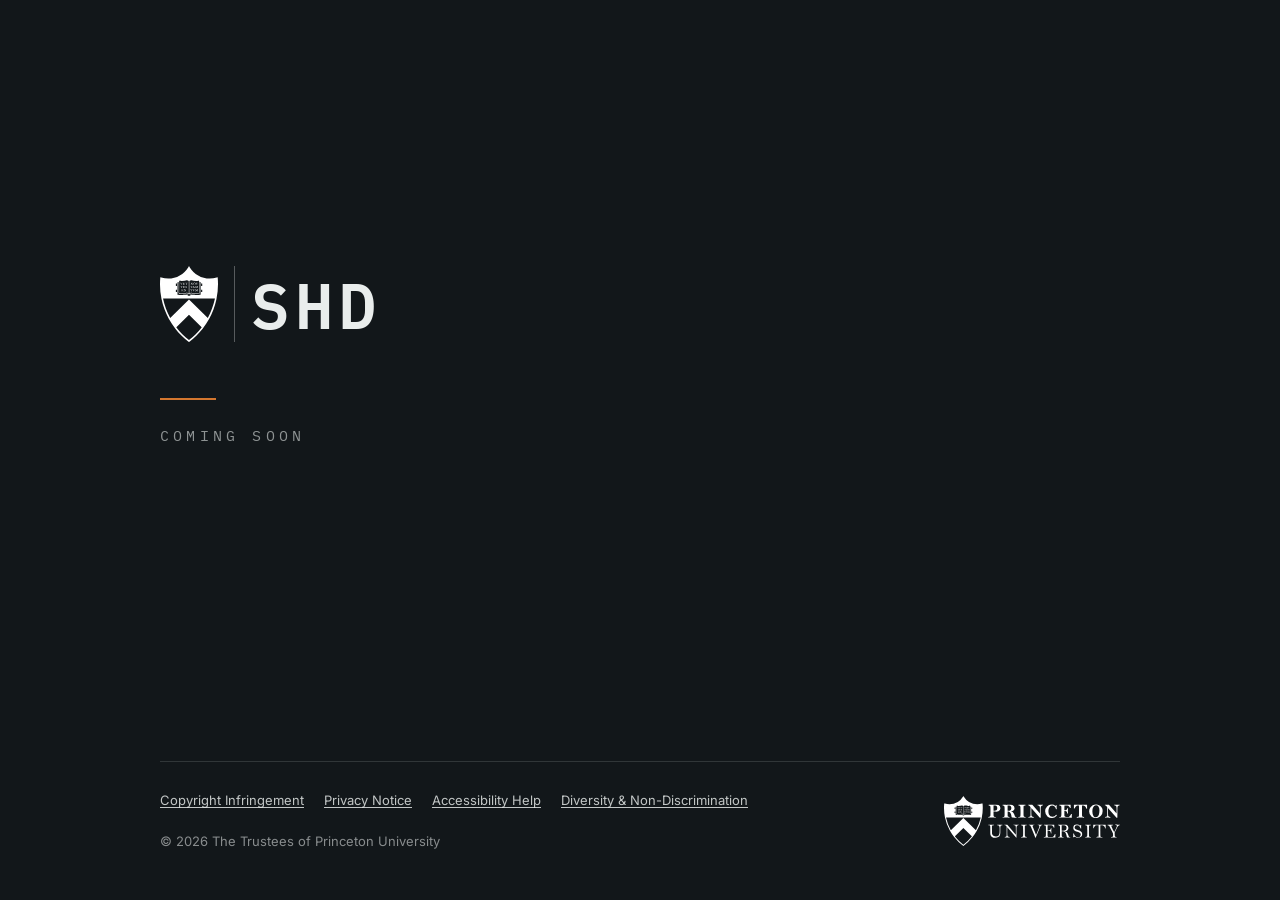
<file: index.html>
<!doctype html>
<html lang="en">
<head>
<meta charset="utf-8">
<meta name="viewport" content="width=device-width, initial-scale=1">
<title>SHD — Coming soon</title>

<!-- A holding page: nothing here is worth indexing. Remove this line when the
     full page (preview.html) is swapped in. -->
<meta name="robots" content="noindex">

<meta property="og:type" content="website">
<meta property="og:title" content="SHD">
<meta property="og:url" content="https://shd.princeton.edu/">

<link rel="icon" href="assets/img/favicon.svg" type="image/svg+xml">
<link rel="icon" href="assets/img/favicon-32.png" sizes="32x32">
<link rel="apple-touch-icon" href="assets/img/apple-touch-icon.png">
<meta name="theme-color" content="#12171a">

<link rel="preconnect" href="https://fonts.googleapis.com">
<link rel="preconnect" href="https://fonts.gstatic.com" crossorigin>
<link rel="stylesheet" href="https://fonts.googleapis.com/css2?family=IBM+Plex+Mono:wght@400;500;600&family=Inter:wght@400;500;600&display=swap">
<link rel="stylesheet" href="assets/css/site.css">
</head>
<body class="holding">

<main class="holding__stage">
  <div class="shell">
    <h1 class="lockup lockup--display">
      <img class="lockup__shield" src="assets/img/pu-shield-white.svg"
           alt="Princeton University" width="40" height="52" decoding="async">
      <span class="lockup__rule" aria-hidden="true"></span>
      <span class="lockup__code">SHD</span>
    </h1>
    <p class="holding__note">Coming soon</p>
  </div>
</main>

<footer class="foot">
  <div class="shell">
    <!-- University policy links, required on Princeton sites. -->
    <div class="subfoot">
      <ul class="subfoot__links">
        <li><a href="https://www.princeton.edu/content/copyright-infringement">Copyright Infringement</a></li>
        <li><a href="https://www.princeton.edu/privacy-notice">Privacy Notice</a></li>
        <li><a href="https://accessibility.princeton.edu/help">Accessibility Help</a></li>
        <li><a href="https://inclusive.princeton.edu/about/our-commitment-equal-opportunity-and-non-discrimination">Diversity &amp; Non-Discrimination</a></li>
      </ul>
      <p class="subfoot__copy">&copy; 2026 The Trustees of Princeton University</p>
      <a class="subfoot__shield" href="https://www.princeton.edu">
        <img src="assets/img/pu-logo-stacked-white.svg" alt="Princeton University" width="263" height="72" loading="lazy" decoding="async">
      </a>
    </div>
  </div>
</footer>

</body>
</html>
</file>
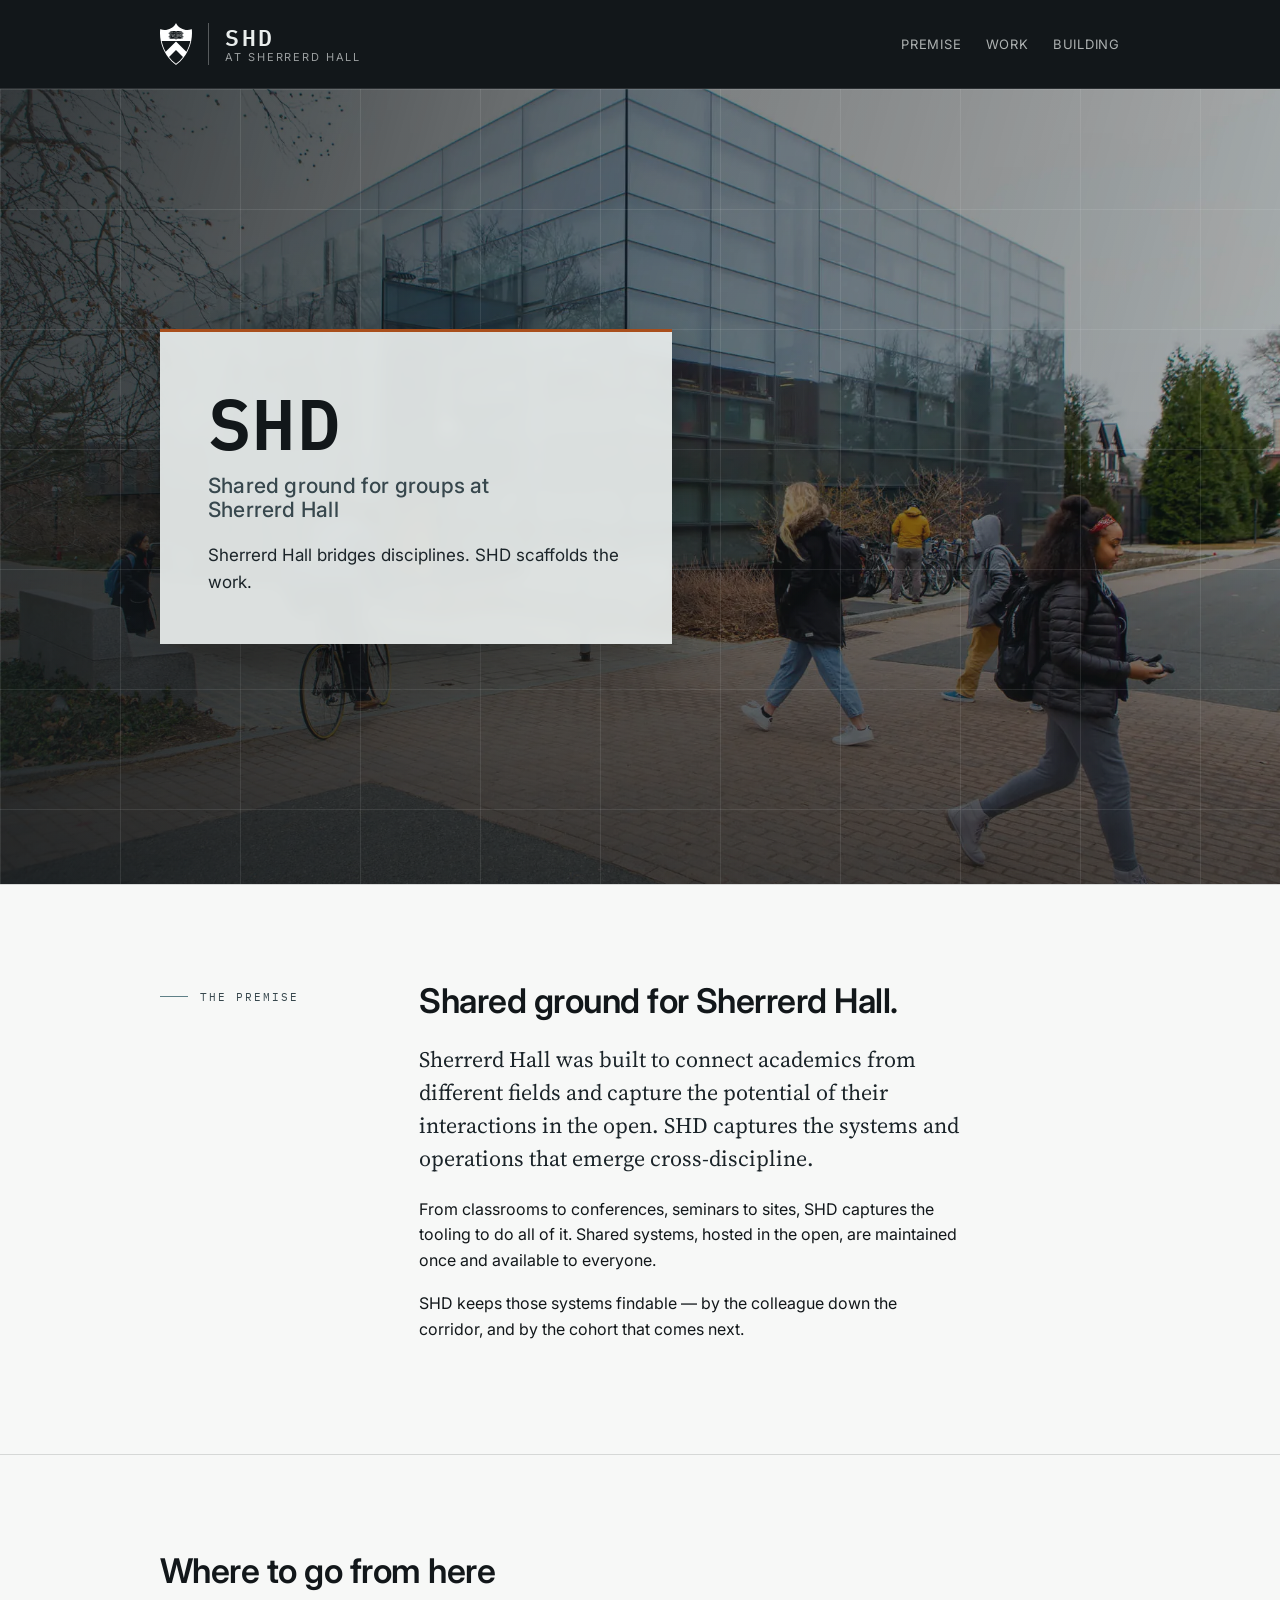
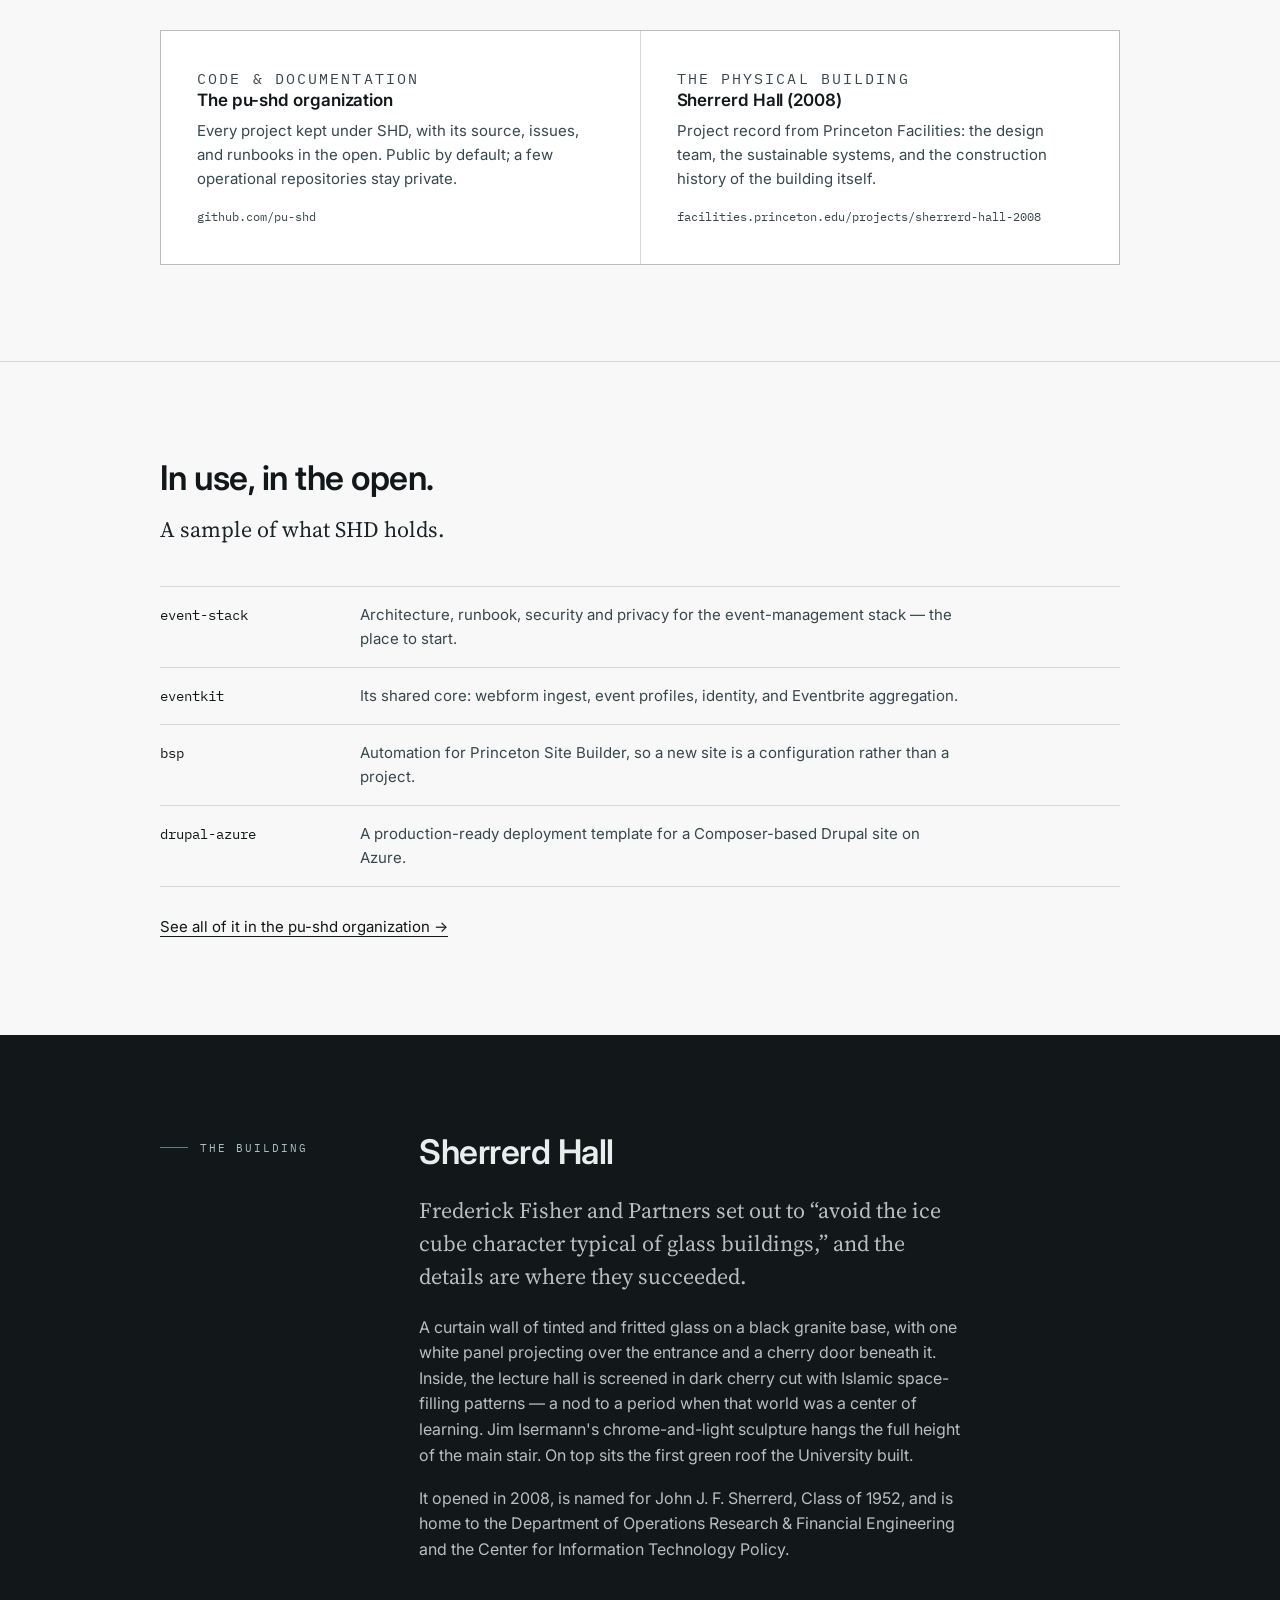
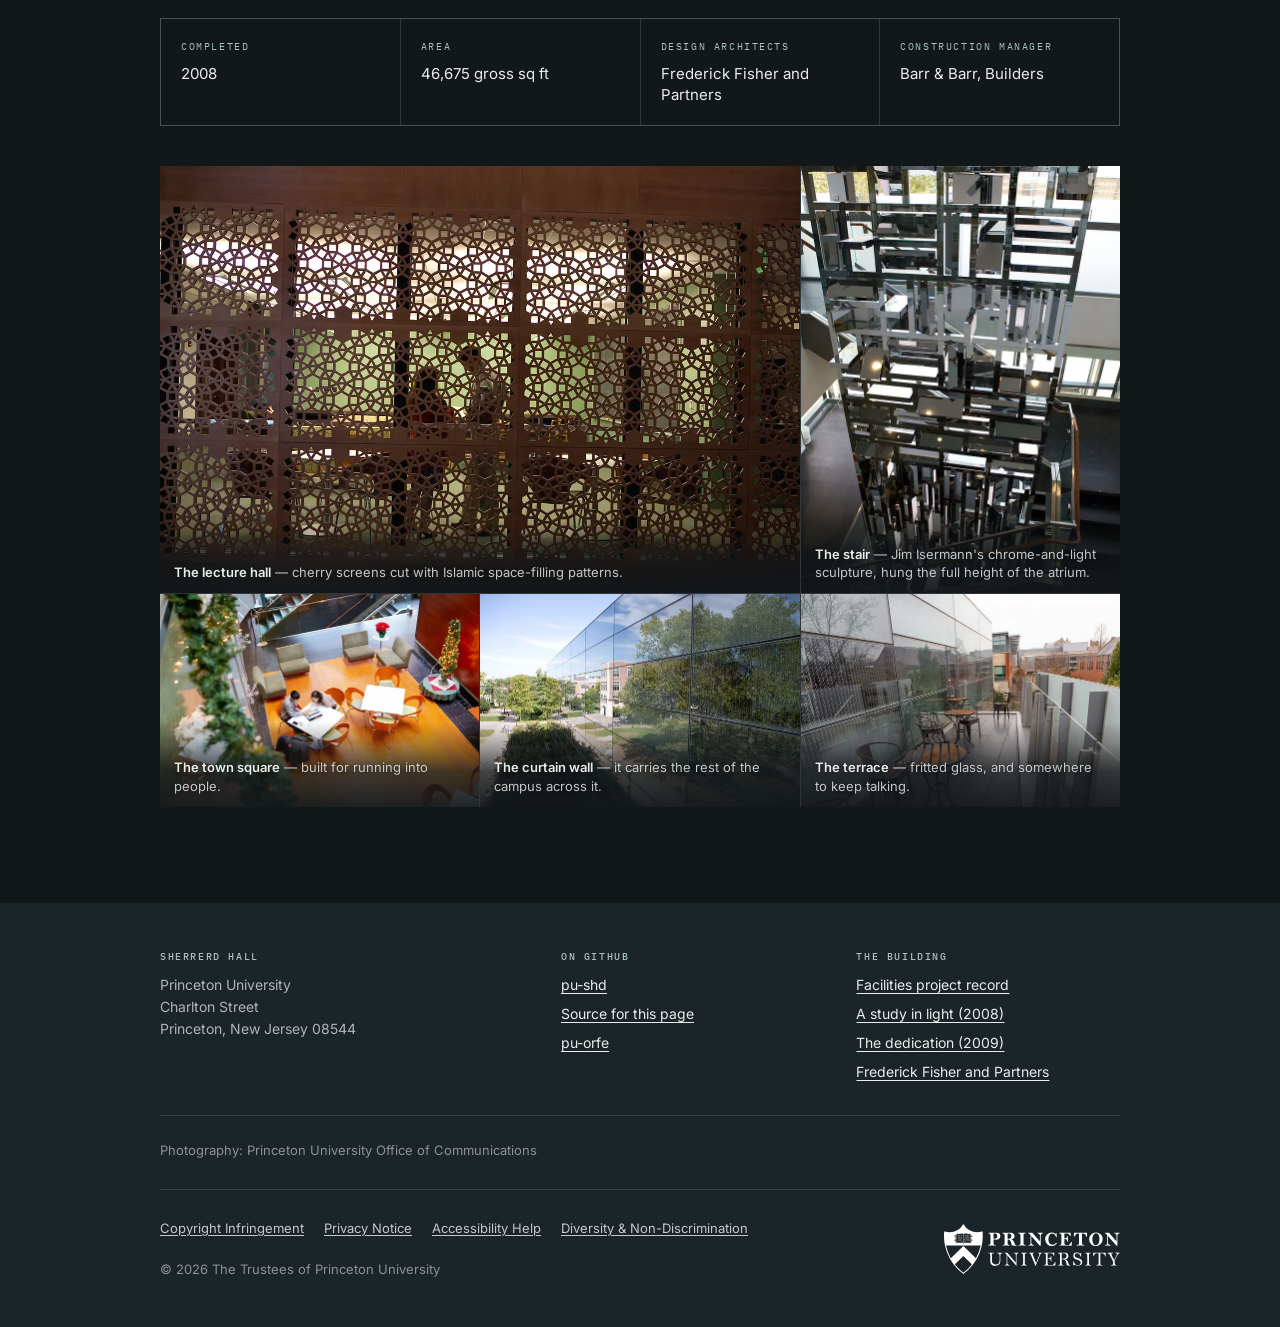
<file: preview.html>
<!doctype html>
<html lang="en">
<head>
<meta charset="utf-8">
<meta name="viewport" content="width=device-width, initial-scale=1">
<title>SHD — at Sherrerd Hall, Princeton University</title>
<meta name="description" content="Sherrerd Hall bridges disciplines. SHD scaffolds the work — shared ground for groups at Sherrerd Hall, Princeton University, where cross-discipline systems and tooling stay in the open.">
<link rel="canonical" href="https://shd.princeton.edu/">

<meta property="og:type" content="website">
<meta property="og:site_name" content="SHD — at Sherrerd Hall">
<meta property="og:title" content="SHD — at Sherrerd Hall, Princeton University">
<meta property="og:description" content="Sherrerd Hall bridges disciplines. SHD scaffolds the work — shared ground for groups at Sherrerd Hall.">
<meta property="og:url" content="https://shd.princeton.edu/">
<meta property="og:image" content="https://shd.princeton.edu/assets/img/og-card.jpg">
<meta property="og:image:width" content="1200">
<meta property="og:image:height" content="630">
<meta property="og:image:alt" content="Sherrerd Hall's glass corner, with students crossing in front of it.">
<meta name="twitter:card" content="summary_large_image">

<link rel="icon" href="assets/img/favicon.svg" type="image/svg+xml">
<link rel="icon" href="assets/img/favicon-32.png" sizes="32x32">
<link rel="apple-touch-icon" href="assets/img/apple-touch-icon.png">
<meta name="theme-color" content="#12171a">

<link rel="preconnect" href="https://fonts.googleapis.com">
<link rel="preconnect" href="https://fonts.gstatic.com" crossorigin>
<link rel="stylesheet" href="https://fonts.googleapis.com/css2?family=IBM+Plex+Mono:wght@400;500;600&family=Inter:wght@400;500;600&family=Source+Serif+4:opsz,wght@8..60,400;8..60,600&display=swap">
<link rel="stylesheet" href="assets/css/site.css">

<script type="application/ld+json">
{
  "@context": "https://schema.org",
  "@type": "WebSite",
  "name": "SHD — at Sherrerd Hall",
  "url": "https://shd.princeton.edu/",
  "publisher": {
    "@type": "Place",
    "name": "Sherrerd Hall",
    "url": "https://shd.princeton.edu/",
    "address": {
      "@type": "PostalAddress",
      "streetAddress": "Sherrerd Hall, Charlton Street",
      "addressLocality": "Princeton",
      "addressRegion": "NJ",
      "postalCode": "08544",
      "addressCountry": "US"
    }
  }
}
</script>
</head>
<body>

<a class="skip" href="#main">Skip to content</a>

<header class="masthead">
  <div class="shell">
    <!-- The standard University signature: shield, dividing rule, unit name —
         set in the site's own typography rather than the University serif. -->
    <a class="lockup" href="./">
      <img class="lockup__shield" src="assets/img/pu-shield-white.svg"
           alt="Princeton University" width="40" height="52" decoding="async">
      <span class="lockup__rule" aria-hidden="true"></span>
      <span class="lockup__type">
        <span class="lockup__code">SHD</span>
        <span class="lockup__place">at Sherrerd Hall</span>
      </span>
    </a>
    <nav aria-label="Sections">
      <a href="#premise">Premise</a>
      <a href="#work">Work</a>
      <a href="#building">Building</a>
    </nav>
  </div>
</header>

<main id="main">

  <!-- ------------------------------------------------------------------ -->
  <section class="hero" aria-labelledby="hero-title">
    <picture>
      <source type="image/webp" media="(max-width: 48rem)" srcset="assets/img/hero-1200w.webp">
      <source type="image/webp" srcset="assets/img/hero.webp">
      <source media="(max-width: 48rem)" srcset="assets/img/hero-1200w.jpg">
      <img class="hero__img" src="assets/img/hero.jpg" alt="" width="1800" height="1200" fetchpriority="high" decoding="async">
    </picture>
    <div class="hero__wash" aria-hidden="true"></div>
    <div class="hero__grid" aria-hidden="true"></div>

    <div class="shell">
      <div class="panel">
        <h1 id="hero-title">
          <span class="code">SHD</span>
          <span class="of">Shared ground for groups at Sherrerd&nbsp;Hall</span>
        </h1>
        <p>Sherrerd Hall bridges disciplines. SHD scaffolds the work.</p>
      </div>
    </div>
  </section>

  <!-- ------------------------------------------------------------------ -->
  <section id="premise" aria-labelledby="premise-title">
    <div class="shell split">
      <p class="eyebrow">The premise</p>
      <div class="prose">
        <h2 id="premise-title">Shared ground for Sherrerd Hall.</h2>
        <p class="lede">Sherrerd Hall was built to connect academics from different fields and capture the potential of their interactions in the open. SHD captures the systems and operations that emerge cross-discipline.</p>
        <p>From classrooms to conferences, seminars to sites, SHD captures the tooling to do all of it. Shared systems, hosted in the open, are maintained once and available to everyone.</p>
        <p>SHD keeps those systems findable — by the colleague down the corridor, and by the cohort that comes next.</p>
      </div>
    </div>
  </section>

  <!-- ------------------------------------------------------------------ -->
  <section aria-labelledby="doors-title">
    <div class="shell">
      <h2 id="doors-title">Where to go from here</h2>
      <div class="doors">
        <a class="door" href="https://github.com/pu-shd">
          <p class="door__kicker">Code &amp; documentation</p>
          <h3>The pu-shd organization</h3>
          <p>Every project kept under SHD, with its source, issues, and runbooks in the open. Public by default; a few operational repositories stay private.</p>
          <span class="door__url">github.com/pu-shd</span>
        </a>
        <a class="door" href="https://facilities.princeton.edu/projects/sherrerd-hall-2008">
          <p class="door__kicker">The physical building</p>
          <h3>Sherrerd Hall (2008)</h3>
          <p>Project record from Princeton Facilities: the design team, the sustainable systems, and the construction history of the building itself.</p>
          <span class="door__url">facilities.princeton.edu/projects/sherrerd-hall-2008</span>
        </a>
      </div>
    </div>
  </section>

  <!-- ------------------------------------------------------------------ -->
  <section id="work" aria-labelledby="work-title">
    <div class="shell">
      <h2 id="work-title">In use, in the open.</h2>
      <p class="lede section-lede">A sample of what SHD holds.</p>

      <ul class="highlights">
        <li>
          <a href="https://github.com/pu-shd/event-stack">
            <code>event-stack</code>
            <span>Architecture, runbook, security and privacy for the event-management stack — the place to start.</span>
          </a>
        </li>
        <li>
          <a href="https://github.com/pu-shd/eventkit">
            <code>eventkit</code>
            <span>Its shared core: webform ingest, event profiles, identity, and Eventbrite aggregation.</span>
          </a>
        </li>
        <li>
          <a href="https://github.com/pu-shd/bsp">
            <code>bsp</code>
            <span>Automation for Princeton Site Builder, so a new site is a configuration rather than a project.</span>
          </a>
        </li>
        <li>
          <a href="https://github.com/pu-shd/drupal-azure">
            <code>drupal-azure</code>
            <span>A production-ready deployment template for a Composer-based Drupal site on Azure.</span>
          </a>
        </li>
      </ul>

      <p class="more">
        <a href="https://github.com/pu-shd">See all of it in the pu-shd organization</a>
      </p>
    </div>
  </section>

  <!-- ------------------------------------------------------------------ -->
  <section id="building" class="building" aria-labelledby="building-title">
    <div class="shell">
      <div class="split">
        <p class="eyebrow">The building</p>
        <div class="prose">
          <h2 id="building-title">Sherrerd Hall</h2>
          <p class="lede">Frederick Fisher and Partners set out to &ldquo;avoid the ice cube character typical of glass buildings,&rdquo; and the details are where they succeeded.</p>
          <p>A curtain wall of tinted and fritted glass on a black granite base, with one white panel projecting over the entrance and a cherry door beneath it. Inside, the lecture hall is screened in dark cherry cut with Islamic space-filling patterns — a nod to a period when that world was a center of learning. Jim Isermann's chrome-and-light sculpture hangs the full height of the main stair. On top sits the first green roof the University built.</p>
          <p>It opened in 2008, is named for John J.&nbsp;F. Sherrerd, Class of 1952, and is home to the Department of Operations Research &amp; Financial Engineering and the Center for Information Technology Policy.</p>
        </div>
      </div>

      <dl class="facts">
        <div><dt>Completed</dt><dd>2008</dd></div>
        <div><dt>Area</dt><dd>46,675 gross sq&nbsp;ft</dd></div>
        <div><dt>Design architects</dt><dd>Frederick Fisher and Partners</dd></div>
        <div><dt>Construction manager</dt><dd>Barr &amp; Barr, Builders</dd></div>
      </dl>

      <div class="mosaic">
        <figure>
          <picture>
            <source type="image/webp" srcset="assets/img/screens-640w.webp 640w, assets/img/screens.webp 1100w" sizes="(min-width: 62rem) 44rem, 100vw">
            <source type="image/jpeg" srcset="assets/img/screens-640w.jpg 640w, assets/img/screens.jpg 1100w" sizes="(min-width: 62rem) 44rem, 100vw">
            <img src="assets/img/screens.jpg" alt="Dark cherry wood panels cut through with an intricate repeating geometric pattern, backlit from the room behind." width="1100" height="733" loading="lazy" decoding="async">
          </picture>
          <figcaption><b>The lecture hall</b> <span>— cherry screens cut with Islamic space-filling patterns.</span></figcaption>
        </figure>
        <figure>
          <picture>
            <source type="image/webp" srcset="assets/img/lantern-640w.webp 640w, assets/img/lantern.webp 1100w" sizes="(min-width: 62rem) 22rem, (min-width: 40rem) 50vw, 100vw">
            <source type="image/jpeg" srcset="assets/img/lantern-640w.jpg 640w, assets/img/lantern.jpg 1100w" sizes="(min-width: 62rem) 22rem, (min-width: 40rem) 50vw, 100vw">
            <img src="assets/img/lantern.jpg" alt="A tall sculpture of chrome-framed panels and lights hanging through the open stairwell of Sherrerd Hall, seen from above." width="1100" height="1650" loading="lazy" decoding="async">
          </picture>
          <figcaption><b>The stair</b> <span>— Jim Isermann's chrome-and-light sculpture, hung the full height of the atrium.</span></figcaption>
        </figure>
        <figure>
          <picture>
            <source type="image/webp" srcset="assets/img/townsquare-640w.webp 640w, assets/img/townsquare.webp 1100w" sizes="(min-width: 62rem) 22rem, (min-width: 40rem) 50vw, 100vw">
            <source type="image/jpeg" srcset="assets/img/townsquare-640w.jpg 640w, assets/img/townsquare.jpg 1100w" sizes="(min-width: 62rem) 22rem, (min-width: 40rem) 50vw, 100vw">
            <img src="assets/img/townsquare.jpg" alt="Two people working at a table in Sherrerd Hall's atrium, on an orange wood floor surrounded by café seating." width="1100" height="733" loading="lazy" decoding="async">
          </picture>
          <figcaption><b>The town square</b> <span>— built for running into people.</span></figcaption>
        </figure>
        <figure>
          <picture>
            <source type="image/webp" srcset="assets/img/reflection-640w.webp 640w, assets/img/reflection.webp 1100w" sizes="(min-width: 62rem) 22rem, (min-width: 40rem) 50vw, 100vw">
            <source type="image/jpeg" srcset="assets/img/reflection-640w.jpg 640w, assets/img/reflection.jpg 1100w" sizes="(min-width: 62rem) 22rem, (min-width: 40rem) 50vw, 100vw">
            <img src="assets/img/reflection.jpg" alt="The glass curtain wall of Sherrerd Hall reflecting trees and neighboring brick campus buildings." width="1100" height="733" loading="lazy" decoding="async">
          </picture>
          <figcaption><b>The curtain wall</b> <span>— it carries the rest of the campus across it.</span></figcaption>
        </figure>
        <figure>
          <picture>
            <source type="image/webp" srcset="assets/img/terrace-640w.webp 640w, assets/img/terrace.webp 1100w" sizes="(min-width: 62rem) 22rem, (min-width: 40rem) 50vw, 100vw">
            <source type="image/jpeg" srcset="assets/img/terrace-640w.jpg 640w, assets/img/terrace.jpg 1100w" sizes="(min-width: 62rem) 22rem, (min-width: 40rem) 50vw, 100vw">
            <img src="assets/img/terrace.jpg" alt="A narrow outdoor terrace with café tables, bounded by fritted glass panels and a glass balustrade." width="1100" height="733" loading="lazy" decoding="async">
          </picture>
          <figcaption><b>The terrace</b> <span>— fritted glass, and somewhere to keep talking.</span></figcaption>
        </figure>
      </div>
    </div>
  </section>

</main>

<footer class="foot">
  <div class="shell">
    <div class="foot__cols">
      <div>
        <h3>Sherrerd Hall</h3>
        <address>
          Princeton University<br>
          Charlton Street<br>
          Princeton, New Jersey 08544
        </address>
      </div>
      <div>
        <h3>On GitHub</h3>
        <ul>
          <li><a href="https://github.com/pu-shd">pu-shd</a></li>
          <li><a href="https://github.com/pu-shd/shd-site">Source for this page</a></li>
          <li><a href="https://github.com/pu-orfe">pu-orfe</a></li>
        </ul>
      </div>
      <div>
        <h3>The building</h3>
        <ul>
          <li><a href="https://facilities.princeton.edu/projects/sherrerd-hall-2008">Facilities project record</a></li>
          <li><a href="https://www.princeton.edu/news/2008/09/29/princetons-newest-building-study-light">A study in light (2008)</a></li>
          <li><a href="https://alumni.princeton.edu/stories/community-dedicates-sherrerd-hall-april-4-2009">The dedication (2009)</a></li>
          <li><a href="https://fisherpartners.net/project/princeton-university-orfe-building-sherrerd-hall/">Frederick Fisher and Partners</a></li>
        </ul>
      </div>
    </div>
    <div class="foot__base">
      <p>Photography: Princeton University Office of Communications</p>
    </div>

    <!-- University policy links, required on Princeton sites. -->
    <div class="subfoot">
      <ul class="subfoot__links">
        <li><a href="https://www.princeton.edu/content/copyright-infringement">Copyright Infringement</a></li>
        <li><a href="https://www.princeton.edu/privacy-notice">Privacy Notice</a></li>
        <li><a href="https://accessibility.princeton.edu/help">Accessibility Help</a></li>
        <li><a href="https://inclusive.princeton.edu/about/our-commitment-equal-opportunity-and-non-discrimination">Diversity &amp; Non-Discrimination</a></li>
      </ul>
      <p class="subfoot__copy">&copy; 2026 The Trustees of Princeton University</p>
      <a class="subfoot__shield" href="https://www.princeton.edu">
        <img src="assets/img/pu-logo-stacked-white.svg" alt="Princeton University" width="263" height="72" loading="lazy" decoding="async">
      </a>
    </div>
  </div>
</footer>

</body>
</html>
</file>
<file: assets/css/site.css>
/* ---------------------------------------------------------------------------
   SHD — shd.princeton.edu
   Palette and structure are taken from Sherrerd Hall itself: a black granite
   base, a tinted glass curtain wall on a mullion grid, one projecting panel of
   white fritted glass, and cherry wood at the door.
   --------------------------------------------------------------------------- */

:root {
  --granite:    #12171a;
  --granite-2:  #1b2429;
  --slate:      #37474d;
  --glass:      #5f8087;
  --glass-pale: #a9c0c3;
  --frost:      #e9edec;
  --paper:      #f7f8f7;
  --paper-2:    #eceeed;
  --wood:       #a94f1c;
  --wood-lit:   #d4772f;
  --rule:       rgba(18, 23, 26, .14);

  --sans:  "Inter", -apple-system, BlinkMacSystemFont, "Segoe UI", Helvetica, Arial, sans-serif;
  --serif: "Source Serif 4", Iowan Old Style, Palatino, "Palatino Linotype", Georgia, serif;
  --mono:  "IBM Plex Mono", ui-monospace, SFMono-Regular, "SF Mono", Menlo, Consolas, monospace;

  --measure: 34rem;
  --gutter: clamp(1.25rem, 5vw, 4rem);
  --shell: 68rem;
}

*, *::before, *::after { box-sizing: border-box; }

html { -webkit-text-size-adjust: 100%; scroll-behavior: smooth; }
@media (prefers-reduced-motion: reduce) {
  html { scroll-behavior: auto; }
  *, *::before, *::after { animation-duration: .01ms !important; transition-duration: .01ms !important; }
}

body {
  margin: 0;
  background: var(--paper);
  color: var(--granite);
  font-family: var(--sans);
  font-size: 1rem;
  line-height: 1.6;
  -webkit-font-smoothing: antialiased;
  text-rendering: optimizeLegibility;
}

img { max-width: 100%; height: auto; display: block; }
a { color: var(--granite); text-underline-offset: .18em; text-decoration-thickness: from-font; }
a:hover { color: var(--wood); }
a:focus-visible, button:focus-visible {
  outline: 2px solid var(--wood-lit);
  outline-offset: 3px;
  border-radius: 2px;
}

.shell { width: 100%; max-width: var(--shell); margin-inline: auto; padding-inline: var(--gutter); }

.skip {
  position: absolute; left: -9999px; top: 0; z-index: 100;
  background: var(--granite); color: var(--frost);
  padding: .75rem 1.25rem; font-size: .875rem;
}
.skip:focus { left: 0; }

/* ---- Typographic primitives ---------------------------------------------- */

.eyebrow {
  font-family: var(--mono);
  font-size: .6875rem;
  letter-spacing: .18em;
  text-transform: uppercase;
  color: var(--slate);
  margin: 0 0 1.25rem;
}
.eyebrow::before {
  content: ""; display: inline-block;
  width: 1.75rem; height: 1px; margin-right: .75rem;
  vertical-align: .3em; background: var(--glass);
}

h1, h2, h3 { font-weight: 600; line-height: 1.15; letter-spacing: -.015em; margin: 0; }
h2 { font-size: clamp(1.5rem, 3.4vw, 2.125rem); }
h3 { font-size: 1.0625rem; letter-spacing: -.005em; }

.lede {
  font-family: var(--serif);
  font-size: clamp(1.125rem, 2.1vw, 1.375rem);
  line-height: 1.5;
  color: var(--granite-2);
}

.prose p { max-width: var(--measure); }
.section-lede { max-width: var(--measure); margin: 1rem 0 0; }
.prose p + p { margin-top: 1.1em; }

/* ---- Masthead ------------------------------------------------------------- */

.masthead {
  background: var(--granite);
  color: var(--frost);
  border-bottom: 1px solid rgba(233, 237, 236, .12);
}
.masthead .shell {
  display: flex; align-items: center; gap: 1.25rem;
  min-height: 5.5rem;
  flex-wrap: wrap;
}

/* The University signature. Shield and dividing rule are the standard marks;
   the unit name is set in the site's own type. */
.lockup {
  display: inline-flex; align-items: center; gap: 1rem;
  text-decoration: none; color: inherit;
}
.lockup__shield { width: auto; height: 2.625rem; flex: none; }
.lockup__rule {
  flex: none; width: 1px; align-self: stretch;
  min-height: 2.625rem;
  background: rgba(233, 237, 236, .32);
}
.lockup__type { display: flex; flex-direction: column; gap: .3rem; }
.lockup__code {
  font-family: var(--mono); font-weight: 600;
  font-size: 1.4375rem; letter-spacing: .1em; line-height: 1;
  color: var(--frost);
}
.lockup__place {
  font-size: .6875rem; letter-spacing: .17em; line-height: 1;
  text-transform: uppercase;
  color: rgba(233, 237, 236, .64);
  transition: color .15s ease;
}
.lockup:hover .lockup__place { color: var(--wood-lit); }

.masthead nav { margin-left: auto; display: flex; gap: 1.5rem; }
.masthead nav a {
  font-size: .8125rem; letter-spacing: .06em; text-transform: uppercase;
  color: rgba(233, 237, 236, .72); text-decoration: none;
}
.masthead nav a:hover { color: var(--wood-lit); }
@media (max-width: 32rem) {
  .masthead nav { display: none; }
  .masthead .shell { min-height: 4.75rem; }
  .lockup__shield { height: 2.25rem; }
  .lockup__rule { min-height: 2.25rem; }
  .lockup__code { font-size: 1.25rem; }
}

/* ---- Hero: a fritted panel projecting from the curtain wall --------------- */

.hero { position: relative; background: var(--granite); overflow: hidden; }
.hero__img {
  position: absolute; inset: 0;
  width: 100%; height: 100%; object-fit: cover; object-position: 50% 42%;
  opacity: .74;
}
.hero__wash {
  position: absolute; inset: 0;
  background:
    linear-gradient(105deg, rgba(18,23,26,.80) 0%, rgba(18,23,26,.38) 48%, rgba(18,23,26,.08) 100%),
    linear-gradient(to top, rgba(18,23,26,.62), transparent 58%);
}
/* the mullion grid, drawn over the glass */
.hero__grid {
  position: absolute; inset: 0;
  background-image:
    linear-gradient(to right, rgba(233,237,236,.10) 1px, transparent 1px),
    linear-gradient(to bottom, rgba(233,237,236,.10) 1px, transparent 1px);
  background-size: 7.5rem 7.5rem;
}
.hero .shell { position: relative; padding-block: clamp(4.5rem, 13vw, 9rem); }

.panel {
  max-width: 32rem;
  background: rgba(233, 237, 236, .93);
  backdrop-filter: blur(6px) saturate(1.1);
  -webkit-backdrop-filter: blur(6px) saturate(1.1);
  padding: clamp(1.75rem, 4vw, 3rem);
  border-top: 3px solid var(--wood);
  box-shadow: 0 1.5rem 4rem rgba(0,0,0,.35);
}
.panel .eyebrow { color: var(--slate); }

.hero h1 {
  font-size: clamp(2.75rem, 8vw, 4.5rem);
  letter-spacing: -.035em;
  margin: 0;
}
.hero h1 .code {
  font-family: var(--mono);
  letter-spacing: .02em;
  font-weight: 600;
}
.hero h1 .of {
  display: block;
  font-family: var(--sans);
  font-size: clamp(1rem, 2.4vw, 1.3125rem);
  font-weight: 500;
  letter-spacing: .01em;
  color: var(--slate);
  margin-top: .5rem;
}
.hero p {
  margin: 1.25rem 0 0;
  font-size: 1.0625rem;
  color: var(--granite-2);
}

/* ---- Sections ------------------------------------------------------------- */

section { padding-block: clamp(3.5rem, 8vw, 6rem); }
section + section { border-top: 1px solid var(--rule); }

.split {
  display: grid; gap: clamp(1.5rem, 4vw, 3.5rem);
  grid-template-columns: minmax(0, 1fr);
}
@media (min-width: 48rem) {
  .split { grid-template-columns: minmax(0, 13rem) minmax(0, 1fr); }
  .split > .eyebrow { margin-top: .45rem; }
}

/* ---- Destination cards ---------------------------------------------------- */

.doors {
  display: grid; gap: 1px;
  grid-template-columns: minmax(0, 1fr);
  background: var(--rule);
  border: 1px solid var(--rule);
  margin-top: 2.5rem;
}
@media (min-width: 44rem) { .doors { grid-template-columns: 1fr 1fr; } }

.door {
  display: block; text-decoration: none;
  background: #fff;
  padding: clamp(1.5rem, 3.5vw, 2.25rem);
  position: relative;
  transition: background-color .18s ease;
}
.door::after {
  content: ""; position: absolute; left: 0; top: 0; bottom: 0;
  width: 3px; background: var(--wood);
  transform: scaleY(0); transform-origin: top;
  transition: transform .22s ease;
}
.door:hover { background: var(--paper-2); }
.door:hover::after { transform: scaleY(1); }
.door__kicker {
  font-family: var(--mono); font-size: .6875rem; letter-spacing: .14em;
  text-transform: uppercase; color: var(--glass); margin: 0 0 .875rem;
}
.door h3 { margin: 0 0 .5rem; }
.door p { margin: 0; font-size: .9375rem; color: var(--slate); max-width: 24rem; }
.door__url {
  display: inline-block; margin-top: 1rem;
  font-family: var(--mono); font-size: .75rem; color: var(--slate);
  word-break: break-word;
}
.door:hover .door__url { color: var(--wood); }

/* ---- Highlights ----------------------------------------------------------- */

.highlights {
  list-style: none; margin: 2.5rem 0 0; padding: 0;
  border-top: 1px solid var(--rule);
}
.highlights li { border-bottom: 1px solid var(--rule); }
.highlights a {
  display: grid; gap: .25rem 1.5rem;
  grid-template-columns: minmax(0, 1fr);
  padding: 1rem 0;
  text-decoration: none;
  transition: color .15s ease;
}
@media (min-width: 40rem) {
  .highlights a { grid-template-columns: 11rem minmax(0, 1fr); align-items: baseline; }
}
.highlights code {
  font-family: var(--mono); font-size: .875rem; color: var(--granite);
}
.highlights span { font-size: .9375rem; color: var(--slate); max-width: 38rem; }
.highlights a:hover code, .highlights a:hover span { color: var(--wood); }

.more { margin: 1.75rem 0 0; font-size: .9375rem; }
.more a { text-underline-offset: .25em; }
.more a::after { content: " \2192"; }

/* ---- Building facts ------------------------------------------------------- */

.building { background: var(--granite); color: var(--frost); }
.building a { color: var(--frost); }
.building a:hover { color: var(--wood-lit); }
.building .eyebrow { color: var(--glass-pale); }
.building .eyebrow::before { background: var(--glass); }
.building h2 { color: var(--frost); }
.building .prose p { color: rgba(233,237,236,.78); }
.building .lede { color: var(--frost); }

.facts {
  display: grid; gap: 1px; margin-top: 2.5rem;
  grid-template-columns: repeat(2, minmax(0, 1fr));
  background: rgba(233,237,236,.14);
  border: 1px solid rgba(233,237,236,.14);
}
@media (min-width: 52rem) { .facts { grid-template-columns: repeat(4, minmax(0, 1fr)); } }
.facts div { background: var(--granite); padding: 1.25rem; }
.facts dt {
  font-family: var(--mono); font-size: .625rem; letter-spacing: .16em;
  text-transform: uppercase; color: var(--glass-pale); margin: 0 0 .5rem;
}
.facts dd { margin: 0; font-size: .9375rem; line-height: 1.4; color: var(--frost); }

/* ---- Mosaic --------------------------------------------------------------- */

.mosaic {
  display: grid; gap: 1px; margin-top: 2.5rem;
  grid-template-columns: minmax(0, 1fr);
  background: rgba(233,237,236,.14);
}
@media (min-width: 40rem) { .mosaic { grid-template-columns: 1fr 1fr; } }
.mosaic figure { margin: 0; position: relative; background: var(--granite-2); }
.mosaic img { width: 100%; height: 100%; object-fit: cover; aspect-ratio: 3 / 2; }

/* At full width the mosaic resolves into the facade's own proportions: one
   large panel, one tall panel beside it, a band of three beneath. */
@media (min-width: 62rem) {
  .mosaic { grid-template-columns: repeat(3, 1fr); }
  .mosaic figure:nth-child(1) { grid-column: 1 / 3; grid-row: 1 / 3; }
  .mosaic figure:nth-child(2) { grid-column: 3; grid-row: 1 / 3; }
  .mosaic figure:nth-child(2) img { aspect-ratio: 3 / 4; }
  .mosaic figure:nth-child(n+3) { grid-row: 3; }
}
.mosaic figcaption {
  position: absolute; inset-inline: 0; bottom: 0;
  padding: 2.25rem .875rem .75rem;
  font-size: .8125rem; line-height: 1.4; color: var(--frost);
  text-shadow: 0 1px 3px rgba(18, 23, 26, .55);
  background: linear-gradient(to top,
    rgba(18,23,26,.94) 0%, rgba(18,23,26,.78) 42%, rgba(18,23,26,.32) 74%, transparent 100%);
}
.mosaic figcaption b { font-weight: 600; }
.mosaic figcaption span { color: rgba(233,237,236,.82); }

/* ---- Footer --------------------------------------------------------------- */

.foot { background: var(--granite-2); color: rgba(233,237,236,.72); font-size: .875rem; }
.foot .shell { padding-block: 3rem; }
.foot a { color: var(--frost); }
.foot a:hover { color: var(--wood-lit); }
.foot__cols {
  display: grid; gap: 2rem; grid-template-columns: minmax(0, 1fr);
  padding-bottom: 2rem; border-bottom: 1px solid rgba(233,237,236,.14);
}
@media (min-width: 44rem) { .foot__cols { grid-template-columns: 1.4fr 1fr 1fr; } }
.foot h3 {
  font-family: var(--mono); font-size: .625rem; letter-spacing: .16em;
  text-transform: uppercase; color: var(--glass-pale);
  margin: 0 0 .75rem; font-weight: 500;
}
.foot ul { list-style: none; margin: 0; padding: 0; }
.foot li + li { margin-top: .4rem; }
.foot address { font-style: normal; line-height: 1.55; }
.foot__base {
  display: flex; flex-wrap: wrap; gap: .5rem 1.5rem; justify-content: space-between;
  padding-top: 1.5rem; font-size: .8125rem; color: rgba(233,237,236,.55);
}
.foot__base p { margin: 0; }

/* ---- University subfooter -------------------------------------------------
   Policy links Princeton requires on its sites, plus the reversed shield
   lockup. Kept visually quieter than the site's own footer columns. */

.subfoot {
  display: grid; gap: 1.25rem 2rem;
  align-items: center;
  grid-template-columns: minmax(0, 1fr);
  margin-top: 1.75rem;
  padding-top: 1.75rem;
  border-top: 1px solid rgba(233, 237, 236, .14);
}
@media (min-width: 52rem) {
  .subfoot { grid-template-columns: minmax(0, 1fr) auto; }
  .subfoot__shield { grid-row: 1 / 3; grid-column: 2; }
}

.subfoot__links {
  list-style: none; margin: 0; padding: 0;
  display: flex; flex-wrap: wrap; gap: .375rem 1.25rem;
  font-size: .8125rem;
}
.subfoot__links li + li { margin-top: 0; }
.subfoot__links a { color: rgba(233, 237, 236, .82); }
.subfoot__links a:hover { color: var(--wood-lit); }

.subfoot__copy { margin: 0; font-size: .8125rem; color: rgba(233, 237, 236, .55); }

.subfoot__shield { display: block; justify-self: start; }
@media (min-width: 52rem) { .subfoot__shield { justify-self: end; } }
.subfoot__shield img { width: 11rem; height: auto; }
.subfoot__shield:hover img { opacity: .85; }

/* ---- Holding page ---------------------------------------------------------
   The placeholder served at / until the full page is swapped in. Reuses the
   palette, the signature and the University subfooter; nothing else. */

body.holding {
  min-height: 100vh;
  min-height: 100dvh;
  display: flex;
  flex-direction: column;
  background: var(--granite);
  color: var(--frost);
}

.holding__stage {
  flex: 1 0 auto;
  display: flex;
  align-items: center;
  padding-block: clamp(4rem, 18vh, 10rem);
}

/* The signature at display size, with the message hung beneath the wordmark. */
.lockup--display {
  font-weight: inherit;
  letter-spacing: normal;
}
.lockup--display .lockup__shield { height: clamp(3.25rem, 9vw, 4.75rem); }
.lockup--display .lockup__rule { min-height: clamp(3.25rem, 9vw, 4.75rem); }
.lockup--display .lockup__code {
  font-size: clamp(2.5rem, 8vw, 4rem);
  letter-spacing: .08em;
}

.holding__note {
  margin: clamp(2rem, 5vw, 3rem) 0 0;
  font-family: var(--mono);
  font-size: clamp(.8125rem, 1.6vw, .9375rem);
  letter-spacing: .28em;
  text-transform: uppercase;
  color: rgba(233, 237, 236, .58);
}
.holding__note::before {
  content: "";
  display: block;
  width: 3.5rem; height: 2px;
  margin-bottom: 1.5rem;
  background: var(--wood-lit);
}

/* The subfooter is the whole footer here, so it carries no top rule. */
body.holding .foot { flex: none; background: var(--granite); }
body.holding .subfoot { margin-top: 0; }
</file>
